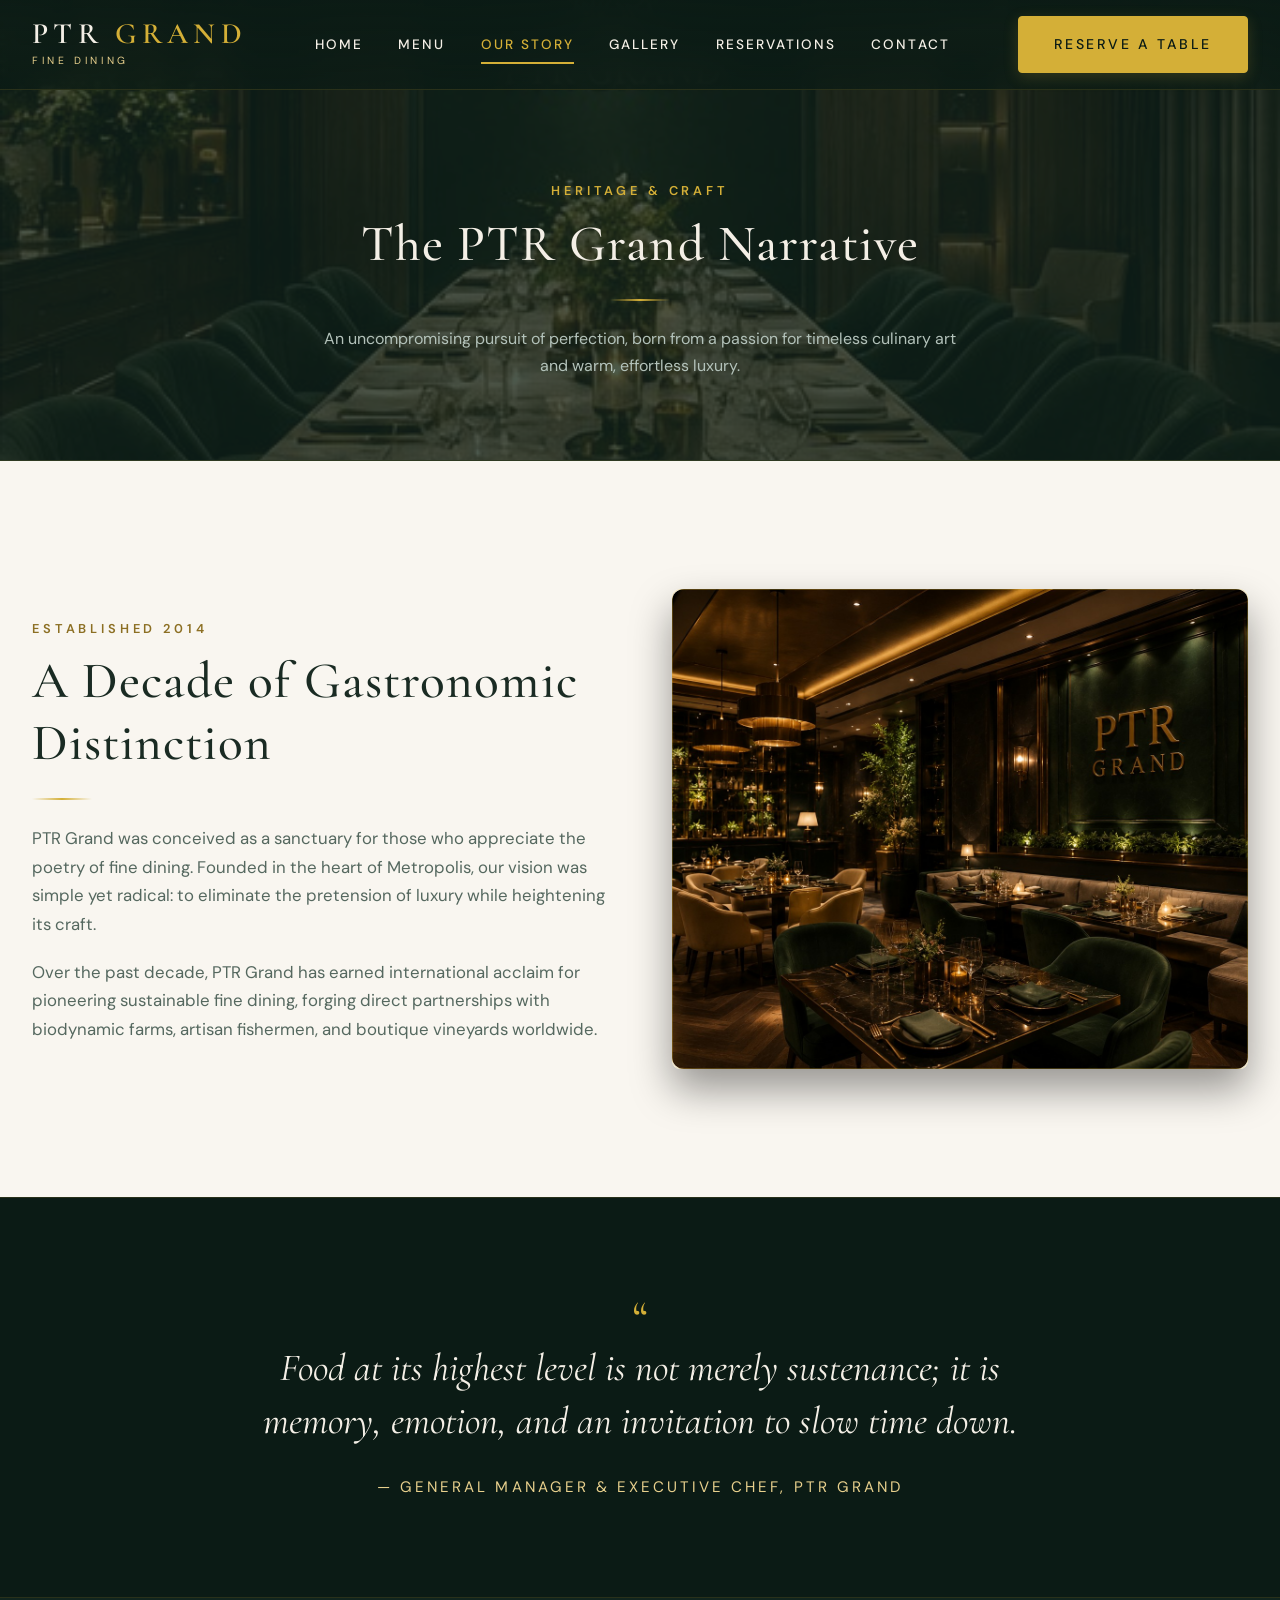
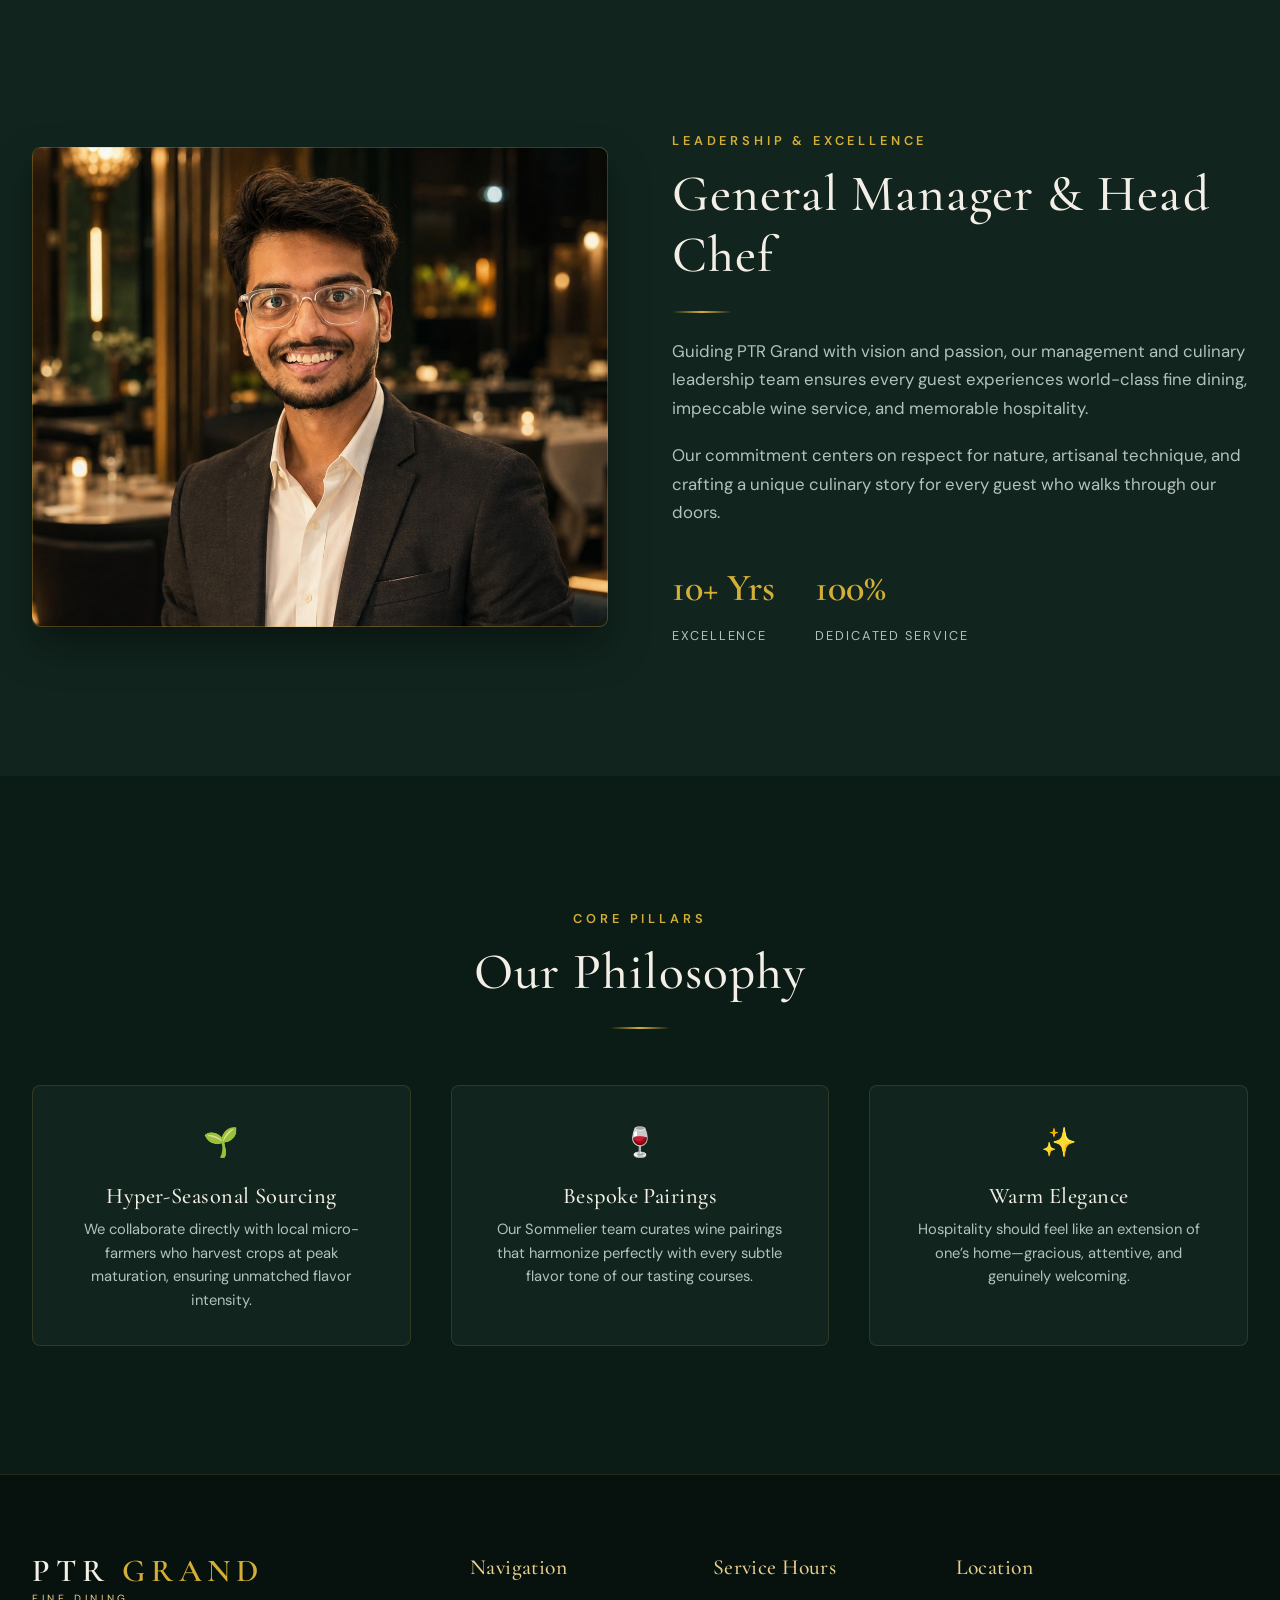
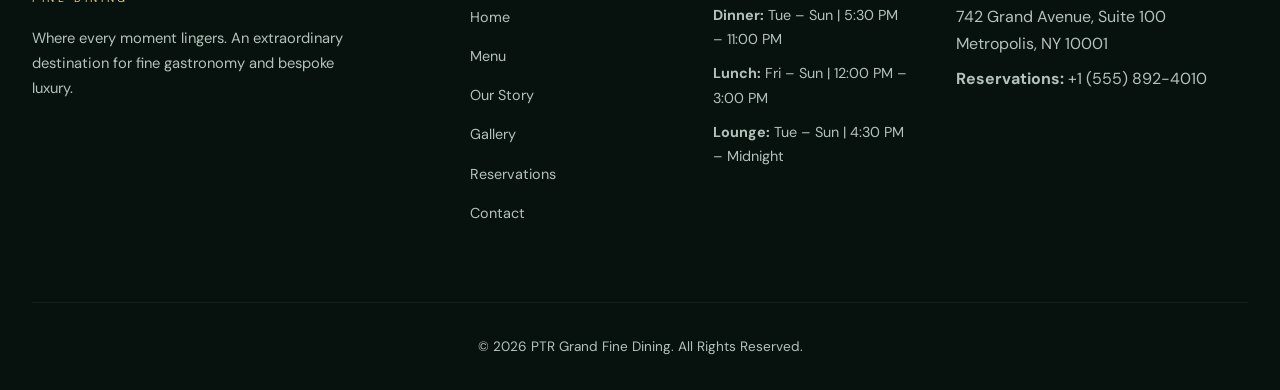
<file: about.html>
<!DOCTYPE html>
<html lang="en">
<head>
  <meta charset="UTF-8">
  <meta name="viewport" content="width=device-width, initial-scale=1.0">
  <title>Our Story & Culinary Philosophy — PTR Grand Fine Dining</title>
  <meta name="description" content="Discover the origins, executive chef leadership, and farm-to-table culinary philosophy behind PTR Grand.">
  
  <!-- Google Fonts -->
  <link rel="preconnect" href="https://fonts.googleapis.com">
  <link rel="preconnect" href="https://fonts.gstatic.com" crossorigin>
  <link href="https://fonts.googleapis.com/css2?family=Cormorant+Garamond:ital,wght@0,400;0,500;0,600;0,700;1,400;1,600&family=DM+Sans:ital,wght@0,400;0,500;0,700;1,400&display=swap" rel="stylesheet">
  
  <!-- Main Stylesheet -->
  <link rel="stylesheet" href="styles.css">
</head>
<body>

  <!-- Site Header & Navigation -->
  <header class="site-header" id="header">
    <div class="container header-inner">
      <a href="index.html" class="brand-logo" aria-label="PTR Grand Home">
        <span class="logo-main">PTR <span>GRAND</span></span>
        <span class="logo-sub">FINE DINING</span>
      </a>

      <nav class="nav-menu" id="nav-menu" aria-label="Main Navigation">
        <a href="index.html" class="nav-link">Home</a>
        <a href="menu.html" class="nav-link">Menu</a>
        <a href="about.html" class="nav-link">Our Story</a>
        <a href="gallery.html" class="nav-link">Gallery</a>
        <a href="reservations.html" class="nav-link">Reservations</a>
        <a href="contact.html" class="nav-link">Contact</a>
      </nav>

      <div class="header-cta">
        <a href="reservations.html" class="btn btn-gold">Reserve a Table</a>
        <button class="mobile-toggle" aria-label="Toggle Navigation Menu" aria-expanded="false" aria-controls="nav-menu">
          <span></span>
          <span></span>
          <span></span>
        </button>
      </div>
    </div>
  </header>

  <main>
    <!-- Visual Hero Section -->
    <section class="page-banner">
      <div class="page-banner-bg">
        <img src="./dining.jpg" alt="PTR Grand Story & Narrative">
      </div>
      <div class="container page-banner-content reveal">
        <span class="section-label">Heritage & Craft</span>
        <h1 class="heading-lg">The PTR Grand Narrative</h1>
        <div class="gold-divider"></div>
        <p style="color: var(--text-muted-light); max-width: 650px; margin: 0 auto;">
          An uncompromising pursuit of perfection, born from a passion for timeless culinary art and warm, effortless luxury.
        </p>
      </div>
    </section>

    <!-- Restaurant History Section -->
    <section class="section section-lg bg-cream">
      <div class="container">
        <div class="grid-split" style="align-items: center;">
          <div class="reveal">
            <span class="section-label">Established 2014</span>
            <h2 class="heading-lg" style="margin-bottom: 1.5rem;">A Decade of Gastronomic Distinction</h2>
            <div class="gold-divider left"></div>
            <p style="margin-bottom: 1.2rem; color: var(--text-muted-dark); font-size: 1.05rem;">
              PTR Grand was conceived as a sanctuary for those who appreciate the poetry of fine dining. Founded in the heart of Metropolis, our vision was simple yet radical: to eliminate the pretension of luxury while heightening its craft.
            </p>
            <p style="color: var(--text-muted-dark); font-size: 1.05rem;">
              Over the past decade, PTR Grand has earned international acclaim for pioneering sustainable fine dining, forging direct partnerships with biodynamic farms, artisan fishermen, and boutique vineyards worldwide.
            </p>
          </div>

          <div class="split-image reveal">
            <img src="./interior3.jpg" alt="Elegant interior of PTR Grand" style="width: 100%; border-radius: 12px; box-shadow: var(--shadow-md); object-fit: cover;">
          </div>
        </div>
      </div>
    </section>

    <!-- Editorial Brand Quote Section -->
    <section class="section bg-dark" style="border-top:1px solid var(--border-gold-subtle); border-bottom:1px solid var(--border-gold-subtle);">
      <div class="container" style="text-align: center; max-width: 900px;">
        <div class="reveal">
          <span style="font-size: 3rem; color: var(--accent-gold); font-family: var(--font-heading); display: block; line-height: 1;">“</span>
          <blockquote style="font-family: var(--font-heading); font-size: clamp(1.8rem, 3vw, 2.6rem); font-style: italic; color: var(--text-light); line-height: 1.4; margin-bottom: 1.5rem;">
            Food at its highest level is not merely sustenance; it is memory, emotion, and an invitation to slow time down.
          </blockquote>
          <cite style="color: var(--accent-gold-light); font-style: normal; font-size: 0.95rem; text-transform: uppercase; letter-spacing: 0.2em;">— General Manager & Executive Chef, PTR Grand</cite>
        </div>
      </div>
    </section>

    <!-- Chef & General Manager Leadership Section -->
    <section class="section section-lg bg-dark-secondary">
      <div class="container">
        <div class="grid-split" style="align-items: center;">
          <!-- 
            PERSONAL PHOTO INSTRUCTION:
            To use your own picture as Manager or Chef:
            1. Copy your photo into this project folder.
            2. Rename your photo to 'manager.jpg' or 'chef.jpg' (or update the src below).
          -->
          <div class="split-image reveal">
            <img 
              src="./chief.jpg" 
              alt="Our chef and restaurant story" 
              id="leadership-photo"
              style="width: 100%; border-radius: 12px; box-shadow: var(--shadow-md); object-fit: cover;"
            >
          </div>

          <div class="reveal">
            <span class="section-label">Leadership & Excellence</span>
            <h2 class="heading-lg" style="margin-bottom: 1.5rem;">General Manager & Head Chef</h2>
            <div class="gold-divider left"></div>
            <p style="margin-bottom: 1.2rem; color: var(--text-muted-light); font-size: 1.05rem;">
              Guiding PTR Grand with vision and passion, our management and culinary leadership team ensures every guest experiences world-class fine dining, impeccable wine service, and memorable hospitality.
            </p>
            <p style="margin-bottom: 1.8rem; color: var(--text-muted-light); font-size: 1.05rem;">
              Our commitment centers on respect for nature, artisanal technique, and crafting a unique culinary story for every guest who walks through our doors.
            </p>
            <div style="display:flex; gap:2.5rem;">
              <div>
                <span style="font-family:var(--font-heading); font-size:2.4rem; color:var(--accent-gold); font-weight:600; display:block;">10+ Yrs</span>
                <span style="font-size:0.8rem; text-transform:uppercase; letter-spacing:0.15em; color:var(--text-muted-light);">Excellence</span>
              </div>
              <div>
                <span style="font-family:var(--font-heading); font-size:2.4rem; color:var(--accent-gold); font-weight:600; display:block;">100%</span>
                <span style="font-size:0.8rem; text-transform:uppercase; letter-spacing:0.15em; color:var(--text-muted-light);">Dedicated Service</span>
              </div>
            </div>
          </div>
        </div>
      </div>
    </section>

    <!-- Philosophy Pillars Section -->
    <section class="section section-lg bg-dark">
      <div class="container">
        <div style="text-align: center; max-width: 700px; margin: 0 auto 3.5rem;" class="reveal">
          <span class="section-label">Core Pillars</span>
          <h2 class="heading-lg">Our Philosophy</h2>
          <div class="gold-divider"></div>
        </div>

        <div style="display: grid; grid-template-columns: repeat(auto-fit, minmax(300px, 1fr)); gap: 2.5rem;">
          <div class="info-card reveal">
            <div class="info-icon">🌱</div>
            <h3 class="info-title">Hyper-Seasonal Sourcing</h3>
            <p class="info-detail">We collaborate directly with local micro-farmers who harvest crops at peak maturation, ensuring unmatched flavor intensity.</p>
          </div>

          <div class="info-card reveal">
            <div class="info-icon">🍷</div>
            <h3 class="info-title">Bespoke Pairings</h3>
            <p class="info-detail">Our Sommelier team curates wine pairings that harmonize perfectly with every subtle flavor tone of our tasting courses.</p>
          </div>

          <div class="info-card reveal">
            <div class="info-icon">✨</div>
            <h3 class="info-title">Warm Elegance</h3>
            <p class="info-detail">Hospitality should feel like an extension of one’s home—gracious, attentive, and genuinely welcoming.</p>
          </div>
        </div>
      </div>
    </section>

  </main>

  <!-- Footer -->
  <footer class="site-footer">
    <div class="container">
      <div class="footer-grid">
        <div class="footer-brand">
          <a href="index.html" class="brand-logo">
            <span class="logo-main">PTR <span>GRAND</span></span>
            <span class="logo-sub">FINE DINING</span>
          </a>
          <p class="footer-desc">Where every moment lingers. An extraordinary destination for fine gastronomy and bespoke luxury.</p>
        </div>

        <div class="footer-links-col">
          <h4 class="footer-heading">Navigation</h4>
          <ul class="footer-links">
            <li><a href="index.html">Home</a></li>
            <li><a href="menu.html">Menu</a></li>
            <li><a href="about.html">Our Story</a></li>
            <li><a href="gallery.html">Gallery</a></li>
            <li><a href="reservations.html">Reservations</a></li>
            <li><a href="contact.html">Contact</a></li>
          </ul>
        </div>

        <div class="footer-hours">
          <h4 class="footer-heading">Service Hours</h4>
          <p><strong>Dinner:</strong> Tue – Sun | 5:30 PM – 11:00 PM</p>
          <p><strong>Lunch:</strong> Fri – Sun | 12:00 PM – 3:00 PM</p>
          <p><strong>Lounge:</strong> Tue – Sun | 4:30 PM – Midnight</p>
        </div>

        <div class="footer-contact">
          <h4 class="footer-heading">Location</h4>
          <p style="color:var(--text-muted-light); margin-bottom:0.5rem;">742 Grand Avenue, Suite 100<br>Metropolis, NY 10001</p>
          <p style="color:var(--text-muted-light);"><strong>Reservations:</strong> +1 (555) 892-4010</p>
        </div>
      </div>

      <div class="footer-bottom">
        <p>&copy; 2026 PTR Grand Fine Dining. All Rights Reserved.</p>
      </div>
    </div>
  </footer>

  <script src="script.js"></script>
</body>
</html>
</file>
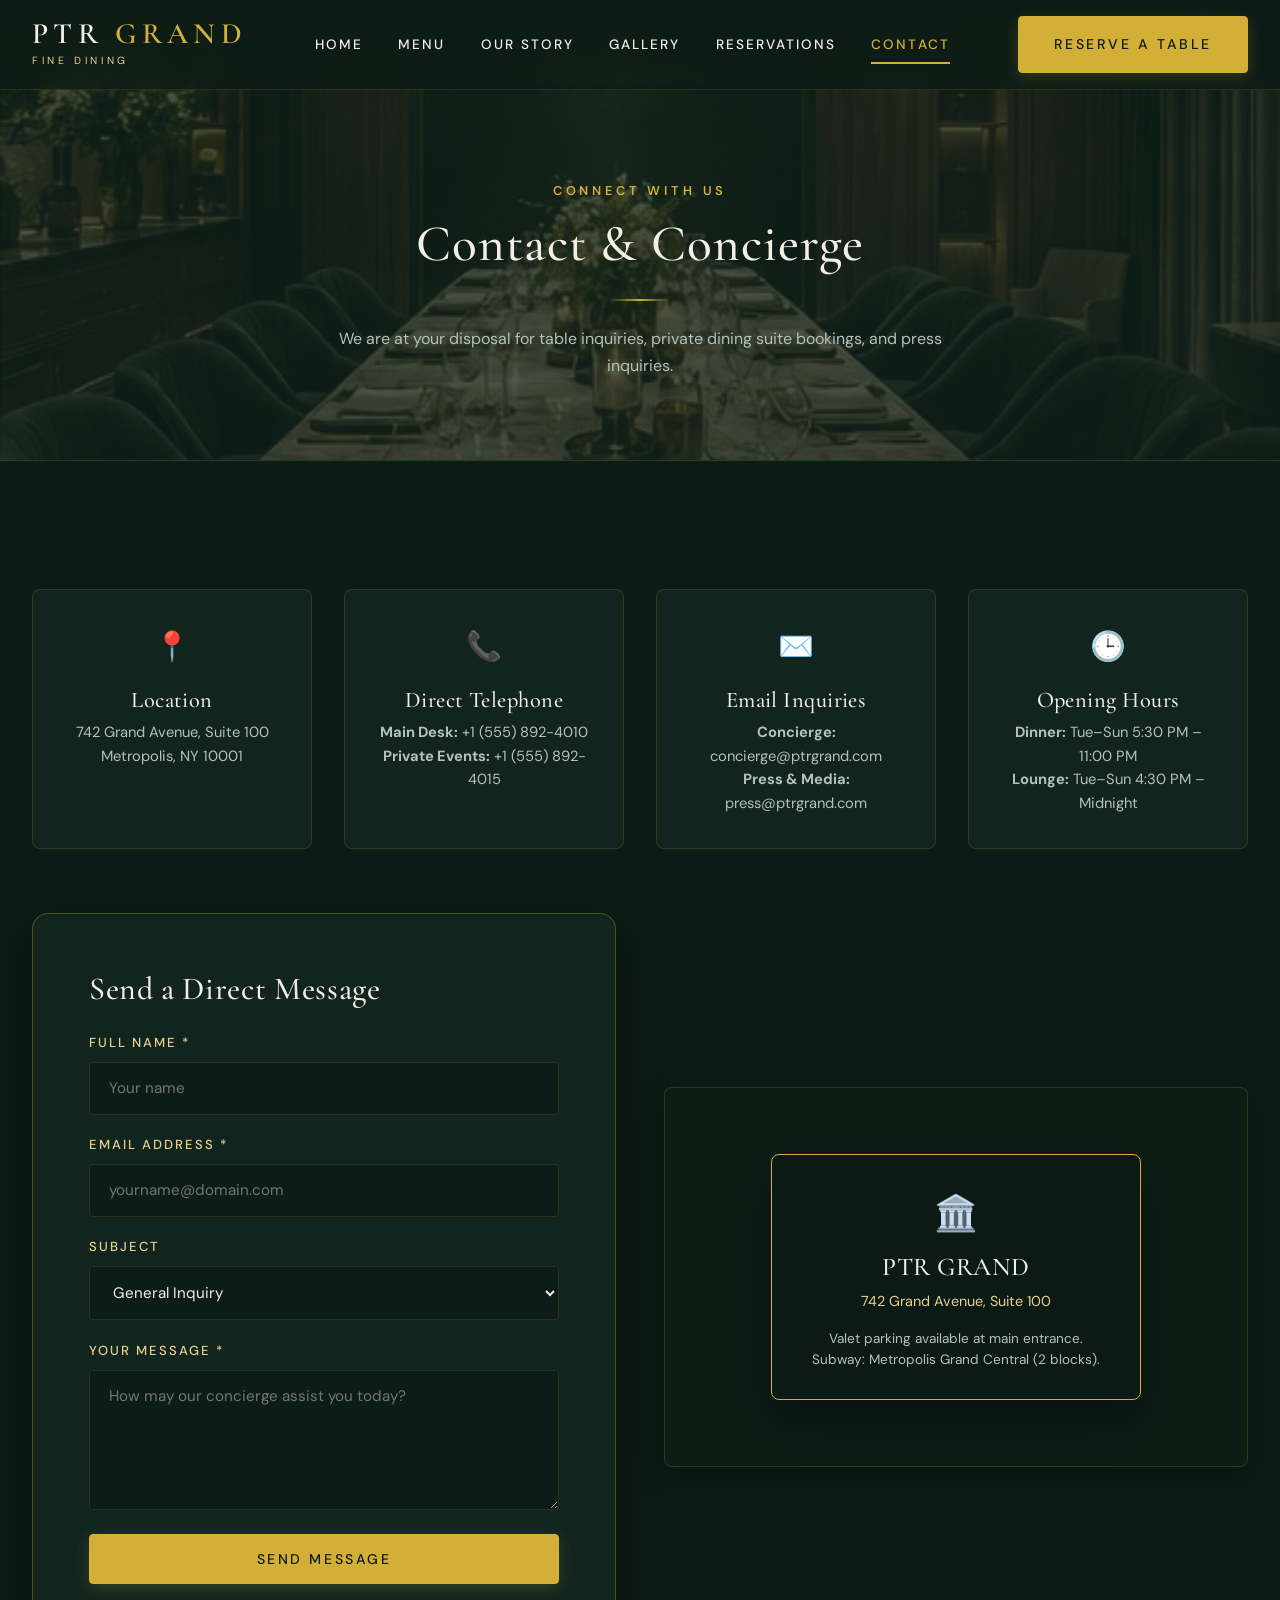
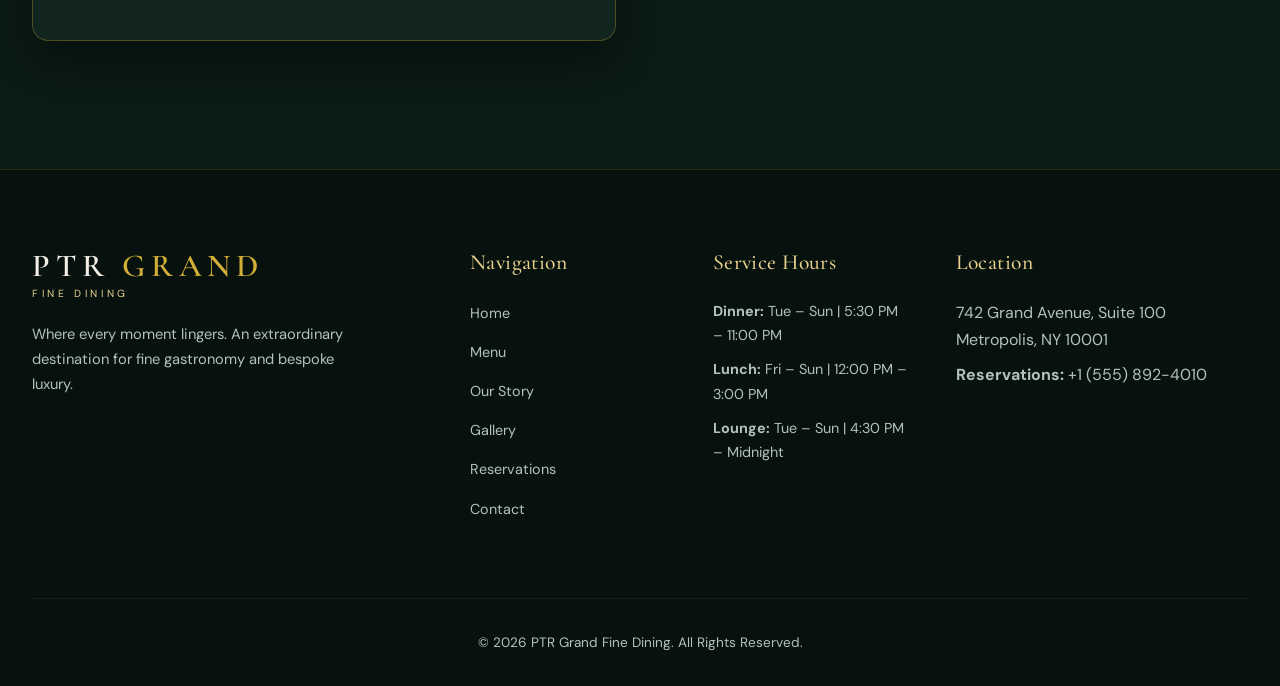
<file: contact.html>
<!DOCTYPE html>
<html lang="en">
<head>
  <meta charset="UTF-8">
  <meta name="viewport" content="width=device-width, initial-scale=1.0">
  <title>Contact & Concierge — PTR Grand Fine Dining</title>
  <meta name="description" content="Contact PTR Grand fine dining restaurant. Get directions, phone numbers, opening hours, or send a message to our hospitality concierge team.">
  
  <!-- Google Fonts -->
  <link rel="preconnect" href="https://fonts.googleapis.com">
  <link rel="preconnect" href="https://fonts.gstatic.com" crossorigin>
  <link href="https://fonts.googleapis.com/css2?family=Cormorant+Garamond:ital,wght@0,400;0,500;0,600;0,700;1,400;1,600&family=DM+Sans:ital,wght@0,400;0,500;0,700;1,400&display=swap" rel="stylesheet">
  
  <!-- Main Stylesheet -->
  <link rel="stylesheet" href="styles.css">
</head>
<body>

  <!-- Site Header & Navigation -->
  <header class="site-header" id="header">
    <div class="container header-inner">
      <a href="index.html" class="brand-logo" aria-label="PTR Grand Home">
        <span class="logo-main">PTR <span>GRAND</span></span>
        <span class="logo-sub">FINE DINING</span>
      </a>

      <nav class="nav-menu" id="nav-menu" aria-label="Main Navigation">
        <a href="index.html" class="nav-link">Home</a>
        <a href="menu.html" class="nav-link">Menu</a>
        <a href="about.html" class="nav-link">Our Story</a>
        <a href="gallery.html" class="nav-link">Gallery</a>
        <a href="reservations.html" class="nav-link">Reservations</a>
        <a href="contact.html" class="nav-link">Contact</a>
      </nav>

      <div class="header-cta">
        <a href="reservations.html" class="btn btn-gold">Reserve a Table</a>
        <button class="mobile-toggle" aria-label="Toggle Navigation Menu" aria-expanded="false" aria-controls="nav-menu">
          <span></span>
          <span></span>
          <span></span>
        </button>
      </div>
    </div>
  </header>

  <main>
    <!-- Page Banner -->
    <section class="page-banner">
      <div class="page-banner-bg">
        <img src="./dining.jpg" alt="PTR Grand Dining & Concierge">
      </div>
      <div class="container page-banner-content reveal">
        <span class="section-label">Connect With Us</span>
        <h1 class="heading-lg">Contact & Concierge</h1>
        <div class="gold-divider"></div>
        <p style="color: var(--text-muted-light); max-width: 620px; margin: 0 auto;">
          We are at your disposal for table inquiries, private dining suite bookings, and press inquiries.
        </p>
      </div>
    </section>

    <!-- Contact Info Cards -->
    <section class="section section-lg bg-dark">
      <div class="container">
        
        <div class="contact-info-grid">
          <!-- Card 1: Location -->
          <div class="info-card reveal">
            <div class="info-icon">📍</div>
            <h3 class="info-title">Location</h3>
            <p class="info-detail">
              742 Grand Avenue, Suite 100<br>
              Metropolis, NY 10001
            </p>
          </div>

          <!-- Card 2: Phone -->
          <div class="info-card reveal">
            <div class="info-icon">📞</div>
            <h3 class="info-title">Direct Telephone</h3>
            <p class="info-detail">
              <strong>Main Desk:</strong> +1 (555) 892-4010<br>
              <strong>Private Events:</strong> +1 (555) 892-4015
            </p>
          </div>

          <!-- Card 3: Email -->
          <div class="info-card reveal">
            <div class="info-icon">✉️</div>
            <h3 class="info-title">Email Inquiries</h3>
            <p class="info-detail">
              <strong>Concierge:</strong> concierge@ptrgrand.com<br>
              <strong>Press & Media:</strong> press@ptrgrand.com
            </p>
          </div>

          <!-- Card 4: Hours -->
          <div class="info-card reveal">
            <div class="info-icon">🕒</div>
            <h3 class="info-title">Opening Hours</h3>
            <p class="info-detail">
              <strong>Dinner:</strong> Tue–Sun 5:30 PM – 11:00 PM<br>
              <strong>Lounge:</strong> Tue–Sun 4:30 PM – Midnight
            </p>
          </div>
        </div>

        <!-- Contact Form & Map Grid -->
        <div class="grid-split" style="gap: 3rem;">
          
          <!-- Contact Form -->
          <div class="form-card reveal" style="margin: 0; max-width: 100%;">
            <h2 class="heading-md" style="color:var(--text-light); margin-bottom:1.5rem;">Send a Direct Message</h2>
            <form id="contact-form" novalidate>
              <div class="form-group" style="margin-bottom: 1.2rem;">
                <label for="contact-name" class="form-label">Full Name *</label>
                <input type="text" id="contact-name" class="form-input" placeholder="Your name" required>
                <span class="error-text">Please enter your name</span>
              </div>

              <div class="form-group" style="margin-bottom: 1.2rem;">
                <label for="contact-email" class="form-label">Email Address *</label>
                <input type="email" id="contact-email" class="form-input" placeholder="yourname@domain.com" required>
                <span class="error-text">Please enter a valid email address</span>
              </div>

              <div class="form-group" style="margin-bottom: 1.2rem;">
                <label for="contact-subject" class="form-label">Subject</label>
                <select id="contact-subject" class="form-select">
                  <option value="General Inquiry">General Inquiry</option>
                  <option value="Private Event">Private Suite / Event Booking</option>
                  <option value="Press & Media">Press & Media</option>
                  <option value="Career Opportunities">Careers & Stagiaire</option>
                </select>
              </div>

              <div class="form-group" style="margin-bottom: 1.5rem;">
                <label for="contact-message" class="form-label">Your Message *</label>
                <textarea id="contact-message" class="form-textarea" placeholder="How may our concierge assist you today?" required></textarea>
                <span class="error-text">Message must be at least 10 characters</span>
              </div>

              <button type="submit" class="btn btn-gold" style="width:100%;">Send Message</button>
            </form>
          </div>

          <!-- Stylized Map Card -->
          <div class="reveal">
            <div class="map-card">
              <div class="map-overlay"></div>
              <div class="map-pin-box">
                <div class="map-pin-icon">🏛️</div>
                <h3 style="font-family:var(--font-heading); color:var(--text-light); font-size:1.6rem; margin-bottom:0.4rem;">PTR GRAND</h3>
                <p style="color:var(--accent-gold-light); font-size:0.9rem; margin-bottom:1rem;">742 Grand Avenue, Suite 100</p>
                <p style="color:var(--text-muted-light); font-size:0.85rem; line-height:1.5;">
                  Valet parking available at main entrance.<br>
                  Subway: Metropolis Grand Central (2 blocks).
                </p>
              </div>
            </div>
          </div>

        </div>

      </div>
    </section>
  </main>

  <!-- Interactive Contact Success Modal -->
  <div class="modal-success" id="contact-success-modal" role="dialog" aria-modal="true" aria-labelledby="contact-success-title">
    <div class="modal-success-box">
      <div class="success-icon">✉️</div>
      <h3 class="heading-md text-gold" id="contact-success-title" style="margin-bottom:0.8rem;">Message Sent!</h3>
      <p style="color:var(--text-light); margin-bottom:1.5rem;">
        Thank you for contacting PTR Grand Concierge. Our team will respond to your inquiry within 24 hours.
      </p>
      <button class="btn btn-gold" id="close-contact-modal">Close Window</button>
    </div>
  </div>

  <!-- Footer -->
  <footer class="site-footer">
    <div class="container">
      <div class="footer-grid">
        <div class="footer-brand">
          <a href="index.html" class="brand-logo">
            <span class="logo-main">PTR <span>GRAND</span></span>
            <span class="logo-sub">FINE DINING</span>
          </a>
          <p class="footer-desc">Where every moment lingers. An extraordinary destination for fine gastronomy and bespoke luxury.</p>
        </div>

        <div class="footer-links-col">
          <h4 class="footer-heading">Navigation</h4>
          <ul class="footer-links">
            <li><a href="index.html">Home</a></li>
            <li><a href="menu.html">Menu</a></li>
            <li><a href="about.html">Our Story</a></li>
            <li><a href="gallery.html">Gallery</a></li>
            <li><a href="reservations.html">Reservations</a></li>
            <li><a href="contact.html">Contact</a></li>
          </ul>
        </div>

        <div class="footer-hours">
          <h4 class="footer-heading">Service Hours</h4>
          <p><strong>Dinner:</strong> Tue – Sun | 5:30 PM – 11:00 PM</p>
          <p><strong>Lunch:</strong> Fri – Sun | 12:00 PM – 3:00 PM</p>
          <p><strong>Lounge:</strong> Tue – Sun | 4:30 PM – Midnight</p>
        </div>

        <div class="footer-contact">
          <h4 class="footer-heading">Location</h4>
          <p style="color:var(--text-muted-light); margin-bottom:0.5rem;">742 Grand Avenue, Suite 100<br>Metropolis, NY 10001</p>
          <p style="color:var(--text-muted-light);"><strong>Reservations:</strong> +1 (555) 892-4010</p>
        </div>
      </div>

      <div class="footer-bottom">
        <p>&copy; 2026 PTR Grand Fine Dining. All Rights Reserved.</p>
      </div>
    </div>
  </footer>

  <script src="script.js"></script>
</body>
</html>
</file>
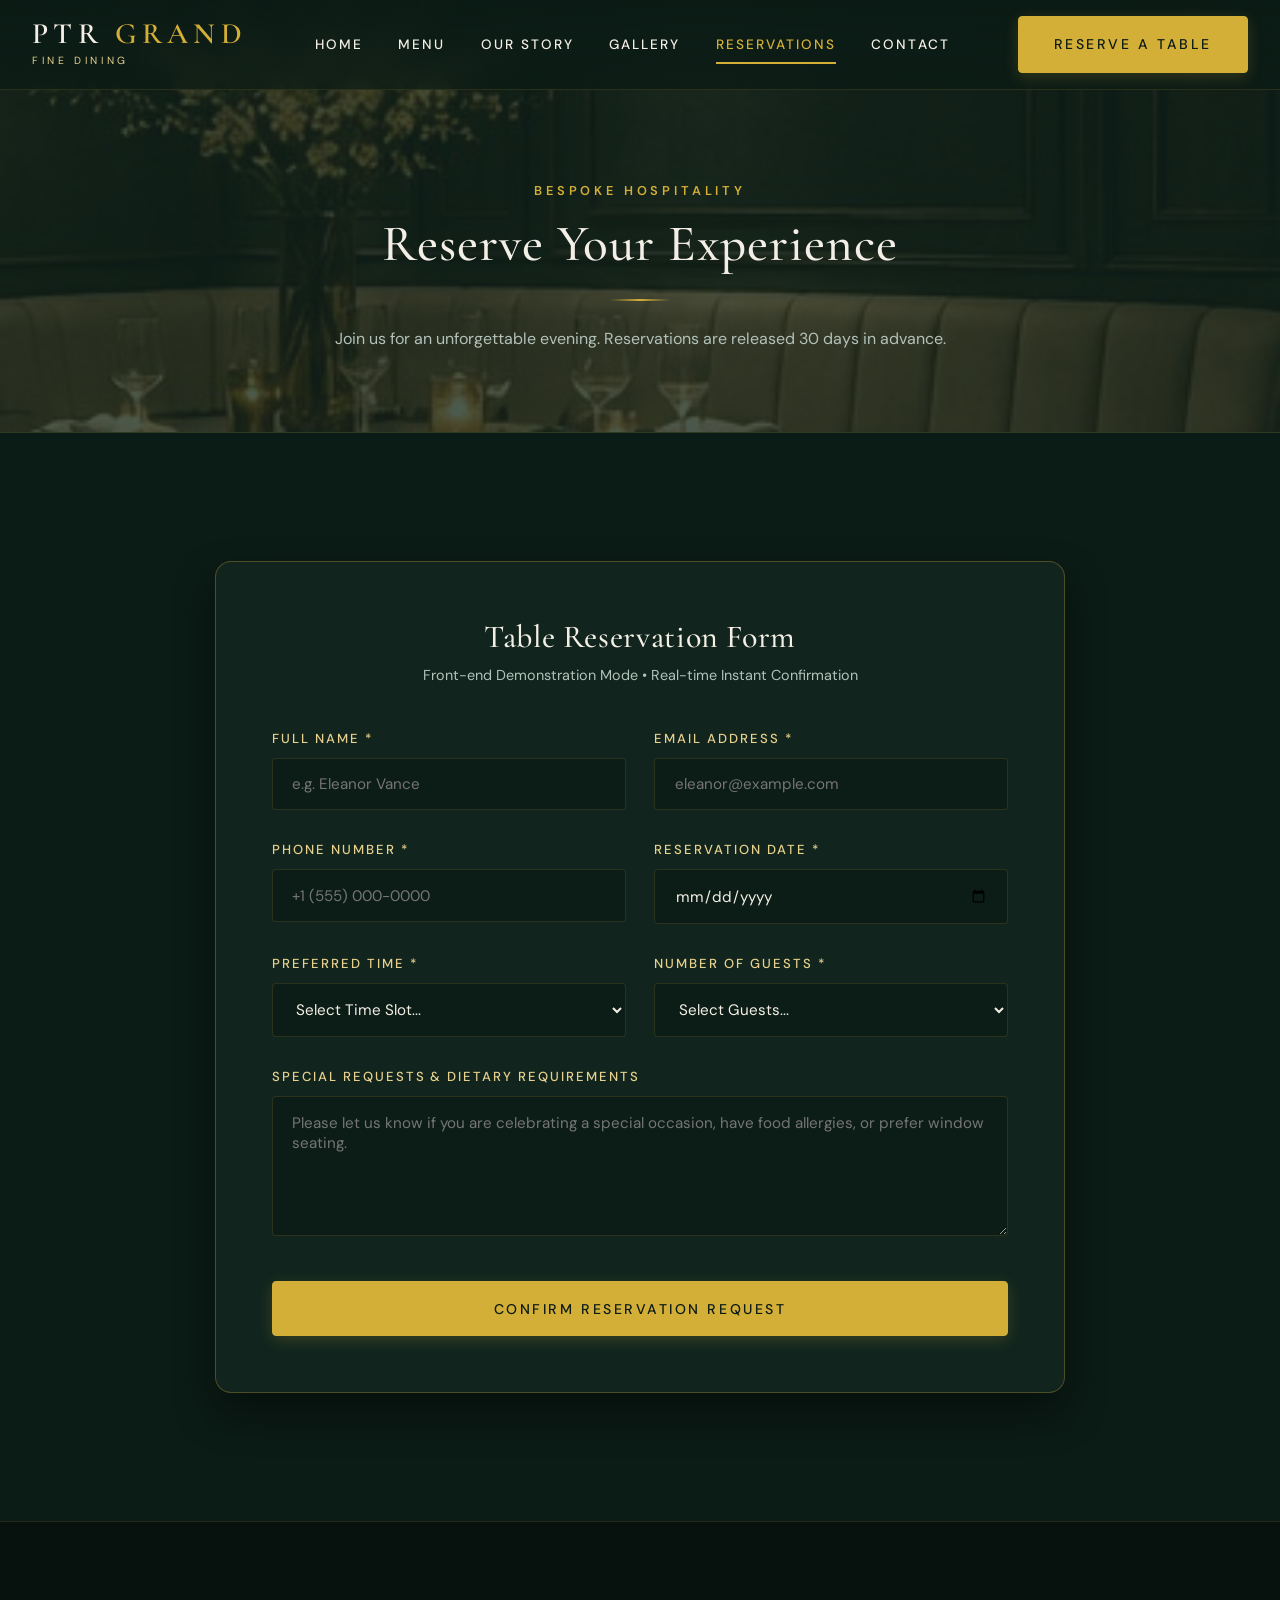
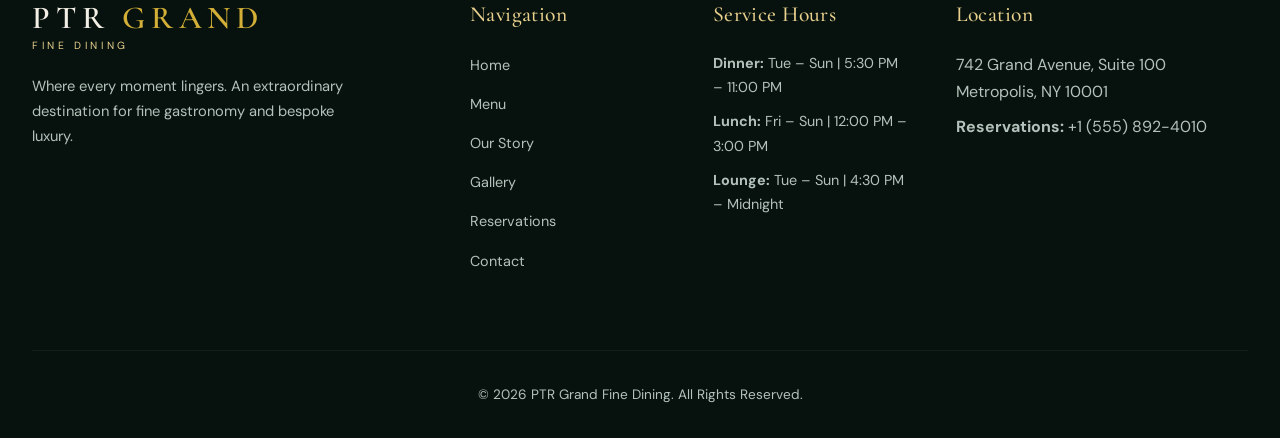
<file: reservations.html>
<!DOCTYPE html>
<html lang="en">
<head>
  <meta charset="UTF-8">
  <meta name="viewport" content="width=device-width, initial-scale=1.0">
  <title>Reserve a Table — PTR Grand Fine Dining</title>
  <meta name="description" content="Book your dining reservation at PTR Grand. Experience world-class gastronomy, bespoke service, and memorable fine dining.">
  
  <!-- Google Fonts -->
  <link rel="preconnect" href="https://fonts.googleapis.com">
  <link rel="preconnect" href="https://fonts.gstatic.com" crossorigin>
  <link href="https://fonts.googleapis.com/css2?family=Cormorant+Garamond:ital,wght@0,400;0,500;0,600;0,700;1,400;1,600&family=DM+Sans:ital,wght@0,400;0,500;0,700;1,400&display=swap" rel="stylesheet">
  
  <!-- Main Stylesheet -->
  <link rel="stylesheet" href="styles.css">
</head>
<body>

  <!-- Site Header & Navigation -->
  <header class="site-header" id="header">
    <div class="container header-inner">
      <a href="index.html" class="brand-logo" aria-label="PTR Grand Home">
        <span class="logo-main">PTR <span>GRAND</span></span>
        <span class="logo-sub">FINE DINING</span>
      </a>

      <nav class="nav-menu" id="nav-menu" aria-label="Main Navigation">
        <a href="index.html" class="nav-link">Home</a>
        <a href="menu.html" class="nav-link">Menu</a>
        <a href="about.html" class="nav-link">Our Story</a>
        <a href="gallery.html" class="nav-link">Gallery</a>
        <a href="reservations.html" class="nav-link">Reservations</a>
        <a href="contact.html" class="nav-link">Contact</a>
      </nav>

      <div class="header-cta">
        <a href="reservations.html" class="btn btn-gold">Reserve a Table</a>
        <button class="mobile-toggle" aria-label="Toggle Navigation Menu" aria-expanded="false" aria-controls="nav-menu">
          <span></span>
          <span></span>
          <span></span>
        </button>
      </div>
    </div>
  </header>

  <main>
    <!-- Page Banner -->
    <section class="page-banner">
      <div class="page-banner-bg">
        <img src="./private_dining.jpg" alt="PTR Grand Private Dining Reservations">
      </div>
      <div class="container page-banner-content reveal">
        <span class="section-label">Bespoke Hospitality</span>
        <h1 class="heading-lg">Reserve Your Experience</h1>
        <div class="gold-divider"></div>
        <p style="color: var(--text-muted-light); max-width: 620px; margin: 0 auto;">
          Join us for an unforgettable evening. Reservations are released 30 days in advance.
        </p>
      </div>
    </section>

    <!-- Reservation Form Section -->
    <section class="section section-lg bg-dark">
      <div class="container">
        
        <div class="form-card reveal">
          <div style="text-align:center; margin-bottom: 2.5rem;">
            <h2 class="heading-md" style="color:var(--text-light); margin-bottom:0.4rem;">Table Reservation Form</h2>
            <p style="color:var(--text-muted-light); font-size:0.9rem;">Front-end Demonstration Mode • Real-time Instant Confirmation</p>
          </div>

          <form id="reservation-form" novalidate>
            <div class="form-grid">
              
              <!-- Guest Name -->
              <div class="form-group">
                <label for="res-name" class="form-label">Full Name *</label>
                <input type="text" id="res-name" class="form-input" placeholder="e.g. Eleanor Vance" required>
                <span class="error-text">Please enter your name</span>
              </div>

              <!-- Email Address -->
              <div class="form-group">
                <label for="res-email" class="form-label">Email Address *</label>
                <input type="email" id="res-email" class="form-input" placeholder="eleanor@example.com" required>
                <span class="error-text">Please enter a valid email address</span>
              </div>

              <!-- Phone Number -->
              <div class="form-group">
                <label for="res-phone" class="form-label">Phone Number *</label>
                <input type="tel" id="res-phone" class="form-input" placeholder="+1 (555) 000-0000" required>
                <span class="error-text">Please enter a valid phone number</span>
              </div>

              <!-- Date -->
              <div class="form-group">
                <label for="res-date" class="form-label">Reservation Date *</label>
                <input type="date" id="res-date" class="form-input" required>
                <span class="error-text">Please select a valid date</span>
              </div>

              <!-- Time Slot -->
              <div class="form-group">
                <label for="res-time" class="form-label">Preferred Time *</label>
                <select id="res-time" class="form-select" required>
                  <option value="">Select Time Slot...</option>
                  <option value="5:30 PM">5:30 PM (Early Dinner)</option>
                  <option value="6:30 PM">6:30 PM</option>
                  <option value="7:30 PM">7:30 PM (Prime Dinner)</option>
                  <option value="8:30 PM">8:30 PM</option>
                  <option value="9:30 PM">9:30 PM (Late Tasting)</option>
                </select>
                <span class="error-text">Please choose a time slot</span>
              </div>

              <!-- Number of Guests -->
              <div class="form-group">
                <label for="res-guests" class="form-label">Number of Guests *</label>
                <select id="res-guests" class="form-select" required>
                  <option value="">Select Guests...</option>
                  <option value="1">1 Guest (Single Tasting)</option>
                  <option value="2">2 Guests (Couple)</option>
                  <option value="3">3 Guests</option>
                  <option value="4">4 Guests (Standard Table)</option>
                  <option value="5-6">5-6 Guests (Booth)</option>
                  <option value="7+">7+ Guests (Private Suite Request)</option>
                </select>
                <span class="error-text">Please select party size</span>
              </div>

              <!-- Special Requests -->
              <div class="form-group full-width">
                <label for="res-requests" class="form-label">Special Requests & Dietary Requirements</label>
                <textarea id="res-requests" class="form-textarea" placeholder="Please let us know if you are celebrating a special occasion, have food allergies, or prefer window seating."></textarea>
              </div>

              <!-- Submit Button -->
              <div class="form-group full-width" style="margin-top: 1rem; text-align: center;">
                <button type="submit" class="btn btn-gold" style="width: 100%; padding: 1.1rem;">Confirm Reservation Request</button>
              </div>

            </div>
          </form>

        </div>

      </div>
    </section>
  </main>

  <!-- Interactive Reservation Success Modal -->
  <div class="modal-success" id="reservation-success-modal" role="dialog" aria-modal="true" aria-labelledby="res-success-title">
    <div class="modal-success-box">
      <div class="success-icon">✓</div>
      <h3 class="heading-md text-gold" id="res-success-title" style="margin-bottom:0.8rem;">Reservation Confirmed!</h3>
      <div id="res-confirm-details" style="color:var(--text-light); text-align:left; background:rgba(0,0,0,0.2); padding:1.2rem; border-radius:var(--radius-md); border:1px solid var(--border-gold-subtle); margin-bottom:1.5rem;">
        <!-- Filled dynamically by script.js -->
      </div>
      <p style="font-size:0.85rem; color:var(--text-muted-light); margin-bottom:1.5rem;">
        * Notice: This is a front-end demonstration web application. No live charge or calendar event was committed.
      </p>
      <button class="btn btn-gold" id="close-reservation-modal">Done & Return</button>
    </div>
  </div>

  <!-- Footer -->
  <footer class="site-footer">
    <div class="container">
      <div class="footer-grid">
        <div class="footer-brand">
          <a href="index.html" class="brand-logo">
            <span class="logo-main">PTR <span>GRAND</span></span>
            <span class="logo-sub">FINE DINING</span>
          </a>
          <p class="footer-desc">Where every moment lingers. An extraordinary destination for fine gastronomy and bespoke luxury.</p>
        </div>

        <div class="footer-links-col">
          <h4 class="footer-heading">Navigation</h4>
          <ul class="footer-links">
            <li><a href="index.html">Home</a></li>
            <li><a href="menu.html">Menu</a></li>
            <li><a href="about.html">Our Story</a></li>
            <li><a href="gallery.html">Gallery</a></li>
            <li><a href="reservations.html">Reservations</a></li>
            <li><a href="contact.html">Contact</a></li>
          </ul>
        </div>

        <div class="footer-hours">
          <h4 class="footer-heading">Service Hours</h4>
          <p><strong>Dinner:</strong> Tue – Sun | 5:30 PM – 11:00 PM</p>
          <p><strong>Lunch:</strong> Fri – Sun | 12:00 PM – 3:00 PM</p>
          <p><strong>Lounge:</strong> Tue – Sun | 4:30 PM – Midnight</p>
        </div>

        <div class="footer-contact">
          <h4 class="footer-heading">Location</h4>
          <p style="color:var(--text-muted-light); margin-bottom:0.5rem;">742 Grand Avenue, Suite 100<br>Metropolis, NY 10001</p>
          <p style="color:var(--text-muted-light);"><strong>Reservations:</strong> +1 (555) 892-4010</p>
        </div>
      </div>

      <div class="footer-bottom">
        <p>&copy; 2026 PTR Grand Fine Dining. All Rights Reserved.</p>
      </div>
    </div>
  </footer>

  <script src="script.js"></script>
</body>
</html>
</file>
<file: styles.css>
/* ==========================================================================
   PTR GRAND — FINE DINING RESTAURANT
   Design System & Master Stylesheet
   Color Palette: Deep Forest Green (#0B1B15), Warm Ivory Cream (#F9F6F0), Burnished Gold (#D4AF37)
   Typography: Cormorant Garamond (Headings) & DM Sans (Body)
   ========================================================================== */

/* --------------------------------------------------------------------------
   1. Design Tokens & CSS Variables
   -------------------------------------------------------------------------- */
:root {
  /* Color Palette */
  --bg-dark: #0B1B15;
  --bg-dark-secondary: #11251E;
  --bg-dark-tertiary: #17332A;
  --bg-cream: #F9F6F0;
  --bg-cream-card: #FFFFFF;
  --bg-cream-accent: #F2ECDF;
  
  --accent-gold: #D4AF37;
  --accent-gold-light: #E8D08D;
  --accent-gold-hover: #C5A059;
  --gold-glow: rgba(212, 175, 55, 0.25);
  --border-gold: rgba(212, 175, 55, 0.3);
  --border-gold-subtle: rgba(212, 175, 55, 0.15);

  --text-light: #F4EFE6;
  --text-muted-light: #B3C2BA;
  --text-dark: #1A2B23;
  --text-muted-dark: #55685F;

  /* Fonts */
  --font-heading: 'Cormorant Garamond', Georgia, 'Times New Roman', serif;
  --font-body: 'DM Sans', -apple-system, BlinkMacSystemFont, 'Segoe UI', Roboto, sans-serif;

  /* Layout & Spacing */
  --container-max: 1280px;
  --header-height: 90px;
  --radius-sm: 4px;
  --radius-md: 8px;
  --radius-lg: 16px;

  /* Transitions & Shadows */
  --transition-fast: 0.2s cubic-bezier(0.16, 1, 0.3, 1);
  --transition-normal: 0.4s cubic-bezier(0.16, 1, 0.3, 1);
  --shadow-subtle: 0 10px 30px rgba(0, 0, 0, 0.2);
  --shadow-elevated: 0 20px 40px rgba(0, 0, 0, 0.4);
  --glass-dark: rgba(11, 27, 21, 0.92);
}

/* --------------------------------------------------------------------------
   2. Reset & General Styles
   -------------------------------------------------------------------------- */
*, *::before, *::after {
  box-sizing: border-box;
  margin: 0;
  padding: 0;
}

html {
  font-size: 16px;
  scroll-behavior: smooth;
  overflow-x: hidden;
}

body {
  font-family: var(--font-body);
  background-color: var(--bg-dark);
  color: var(--text-light);
  line-height: 1.7;
  font-weight: 400;
  -webkit-font-smoothing: antialiased;
  -moz-osx-font-smoothing: grayscale;
  overflow-x: hidden;
  min-height: 100vh;
  display: flex;
  flex-direction: column;
}

img {
  max-width: 100%;
  height: auto;
  display: block;
  object-fit: cover;
}

a {
  color: inherit;
  text-decoration: none;
  transition: color var(--transition-fast);
}

ul, ol {
  list-style: none;
}

button, input, select, textarea {
  font-family: inherit;
  font-size: inherit;
  color: inherit;
  background: none;
  border: none;
  outline: none;
}

button {
  cursor: pointer;
}

/* Accessibility Focus States */
:focus-visible {
  outline: 2px solid var(--accent-gold);
  outline-offset: 4px;
}

/* Container */
.container {
  width: 100%;
  max-width: var(--container-max);
  margin: 0 auto;
  padding: 0 2rem;
}

/* Typography Helpers */
h1, h2, h3, h4, h5, h6 {
  font-family: var(--font-heading);
  font-weight: 500;
  line-height: 1.2;
  letter-spacing: 0.02em;
}

.heading-xl {
  font-size: clamp(2.8rem, 6vw, 5.2rem);
  font-weight: 400;
}

.heading-lg {
  font-size: clamp(2.2rem, 4vw, 3.6rem);
}

.heading-md {
  font-size: clamp(1.6rem, 2.5vw, 2.4rem);
}

.heading-sm {
  font-size: 1.35rem;
}

.tagline {
  font-family: var(--font-heading);
  font-style: italic;
  color: var(--accent-gold-light);
  font-size: clamp(1.2rem, 2vw, 1.6rem);
  letter-spacing: 0.05em;
  margin-bottom: 0.8rem;
  display: block;
}

.section-label {
  font-size: 0.8rem;
  text-transform: uppercase;
  letter-spacing: 0.3em;
  color: var(--accent-gold);
  margin-bottom: 0.75rem;
  display: inline-block;
  font-weight: 600;
}

.text-gold {
  color: var(--accent-gold);
}

.text-cream {
  color: var(--text-light);
}

.text-dark-theme {
  color: var(--text-dark);
}

/* Section Spacing & Themes */
.section {
  padding: 6rem 0;
  position: relative;
}

.section-lg {
  padding: 8rem 0;
}

.bg-dark {
  background-color: var(--bg-dark);
  color: var(--text-light);
}

.bg-dark-secondary {
  background-color: var(--bg-dark-secondary);
  color: var(--text-light);
}

.bg-cream {
  background-color: var(--bg-cream);
  color: var(--text-dark);
}

.bg-cream .section-label {
  color: #8C6F23;
}

.bg-cream h1, .bg-cream h2, .bg-cream h3 {
  color: var(--text-dark);
}

/* Gold Ornamental Divider */
.gold-divider {
  width: 60px;
  height: 2px;
  background: linear-gradient(90deg, transparent, var(--accent-gold), transparent);
  margin: 1.5rem auto;
}

.gold-divider.left {
  margin: 1.5rem 0;
}

/* --------------------------------------------------------------------------
   3. Buttons & Interactive Elements
   -------------------------------------------------------------------------- */
.btn {
  display: inline-flex;
  align-items: center;
  justify-content: center;
  padding: 0.95rem 2.2rem;
  font-size: 0.88rem;
  font-weight: 500;
  text-transform: uppercase;
  letter-spacing: 0.18em;
  border-radius: var(--radius-sm);
  transition: all var(--transition-normal);
  position: relative;
  overflow: hidden;
  white-space: nowrap;
}

.btn-gold {
  background-color: var(--accent-gold);
  color: var(--bg-dark);
  border: 1px solid var(--accent-gold);
  box-shadow: 0 4px 15px rgba(212, 175, 55, 0.2);
}

.btn-gold:hover {
  background-color: var(--accent-gold-hover);
  border-color: var(--accent-gold-hover);
  color: var(--bg-dark);
  transform: translateY(-2px);
  box-shadow: 0 8px 25px rgba(212, 175, 55, 0.35);
}

.btn-outline-gold {
  background: transparent;
  color: var(--accent-gold-light);
  border: 1px solid var(--border-gold);
}

.btn-outline-gold:hover {
  background-color: var(--accent-gold);
  color: var(--bg-dark);
  border-color: var(--accent-gold);
  transform: translateY(-2px);
  box-shadow: 0 6px 20px rgba(212, 175, 55, 0.25);
}

.btn-dark {
  background-color: var(--bg-dark);
  color: var(--accent-gold);
  border: 1px solid var(--accent-gold);
}

.btn-dark:hover {
  background-color: var(--accent-gold);
  color: var(--bg-dark);
  transform: translateY(-2px);
}

/* --------------------------------------------------------------------------
   4. Header & Navigation
   -------------------------------------------------------------------------- */
.site-header {
  position: fixed;
  top: 0;
  left: 0;
  width: 100%;
  height: var(--header-height);
  z-index: 1000;
  transition: all var(--transition-normal);
  background: linear-gradient(180deg, rgba(11, 27, 21, 0.95) 0%, rgba(11, 27, 21, 0.75) 100%);
  backdrop-filter: blur(12px);
  -webkit-backdrop-filter: blur(12px);
  border-bottom: 1px solid var(--border-gold-subtle);
}

.site-header.scrolled {
  height: 75px;
  background: var(--glass-dark);
  box-shadow: var(--shadow-subtle);
  border-bottom-color: var(--border-gold);
}

.header-inner {
  display: flex;
  align-items: center;
  justify-content: space-between;
  height: 100%;
}

.brand-logo {
  display: flex;
  flex-direction: column;
  align-items: flex-start;
  text-decoration: none;
}

.logo-main {
  font-family: var(--font-heading);
  font-size: 1.85rem;
  font-weight: 600;
  letter-spacing: 0.18em;
  color: var(--text-light);
  line-height: 1;
}

.logo-main span {
  color: var(--accent-gold);
}

.logo-sub {
  font-size: 0.65rem;
  text-transform: uppercase;
  letter-spacing: 0.35em;
  color: var(--accent-gold-light);
  margin-top: 3px;
}

/* Nav Menu */
.nav-menu {
  display: flex;
  align-items: center;
  gap: 2.2rem;
}

.nav-link {
  font-size: 0.85rem;
  text-transform: uppercase;
  letter-spacing: 0.15em;
  color: var(--text-light);
  font-weight: 500;
  position: relative;
  padding: 0.5rem 0;
}

.nav-link::after {
  content: '';
  position: absolute;
  bottom: 0;
  left: 0;
  width: 0;
  height: 2px;
  background-color: var(--accent-gold);
  transition: width var(--transition-normal);
}

.nav-link:hover {
  color: var(--accent-gold-light);
}

.nav-link:hover::after,
.nav-link.active::after {
  width: 100%;
}

.nav-link.active {
  color: var(--accent-gold);
}

.header-cta {
  display: flex;
  align-items: center;
  gap: 1.5rem;
}

/* Mobile Hamburger Toggle */
.mobile-toggle {
  display: none;
  flex-direction: column;
  justify-content: space-between;
  width: 30px;
  height: 20px;
  background: transparent;
  border: none;
  cursor: pointer;
  z-index: 1010;
}

.mobile-toggle span {
  width: 100%;
  height: 2px;
  background-color: var(--accent-gold);
  border-radius: 2px;
  transition: all var(--transition-normal);
}

.mobile-toggle.active span:nth-child(1) {
  transform: translateY(9px) rotate(45deg);
}

.mobile-toggle.active span:nth-child(2) {
  opacity: 0;
}

.mobile-toggle.active span:nth-child(3) {
  transform: translateY(-9px) rotate(-45deg);
}

/* --------------------------------------------------------------------------
   5. Home Page Full-Width Hero (Full Viewport Height & Width, No Text)
   -------------------------------------------------------------------------- */
.home-hero {
  width: 100%;
  height: 100vh;
  min-height: 600px;
  margin: 0;
  padding: 0;
  overflow: hidden;
  position: relative;
  background-color: var(--bg-dark);
}

.home-hero img {
  width: 100%;
  height: 100%;
  display: block;
  object-fit: cover;
  object-position: center center;
}

@media (max-width: 768px) {
  .home-hero {
    width: 100%;
    height: 100svh;
    min-height: 500px;
  }

  .home-hero img {
    width: 100%;
    height: 100%;
    object-fit: cover;
    object-position: center center;
  }
}

.hero-description {
  font-size: clamp(1.05rem, 1.8vw, 1.25rem);
  color: var(--text-muted-light);
  margin-bottom: 2.5rem;
  max-width: 680px;
  margin-left: auto;
  margin-right: auto;
}

.hero-actions {
  display: flex;
  align-items: center;
  justify-content: center;
  gap: 1.5rem;
  flex-wrap: wrap;
}

/* Inner Page Banner Hero */
.page-banner {
  position: relative;
  padding: 11rem 0 5rem;
  background-color: var(--bg-dark-secondary);
  text-align: center;
  border-bottom: 1px solid var(--border-gold-subtle);
  overflow: hidden;
}

.page-banner-bg {
  position: absolute;
  top: 0;
  left: 0;
  width: 100%;
  height: 100%;
  opacity: 0.25;
  z-index: 1;
}

.page-banner-bg img {
  width: 100%;
  height: 100%;
  object-fit: cover;
}

.page-banner-content {
  position: relative;
  z-index: 2;
}

/* --------------------------------------------------------------------------
   6. Component: Cards & Grids
   -------------------------------------------------------------------------- */
/* Split Content Grid */
.grid-split {
  display: grid;
  grid-template-columns: 1fr 1fr;
  gap: 4rem;
  align-items: center;
}

.split-image {
  position: relative;
  border-radius: var(--radius-md);
  overflow: hidden;
  box-shadow: var(--shadow-elevated);
}

.split-image::after {
  content: '';
  position: absolute;
  inset: 0;
  border: 1px solid var(--border-gold);
  border-radius: var(--radius-md);
  pointer-events: none;
}

.split-image img {
  width: 100%;
  height: 480px;
  object-fit: cover;
  transition: transform var(--transition-normal);
}

.split-image:hover img {
  transform: scale(1.03);
}

/* Featured Dishes Grid */
.dishes-grid {
  display: grid;
  grid-template-columns: repeat(auto-fit, minmax(320px, 1fr));
  gap: 2.5rem;
  margin-top: 3.5rem;
}

.dish-card {
  background-color: var(--bg-dark-secondary);
  border: 1px solid var(--border-gold-subtle);
  border-radius: var(--radius-md);
  overflow: hidden;
  transition: all var(--transition-normal);
  display: flex;
  flex-direction: column;
}

.dish-card:hover {
  transform: translateY(-8px);
  border-color: var(--accent-gold);
  box-shadow: 0 15px 35px rgba(0, 0, 0, 0.4), 0 0 15px var(--gold-glow);
}

.dish-img-wrap {
  position: relative;
  height: 240px;
  overflow: hidden;
}

.dish-img-wrap img {
  width: 100%;
  height: 100%;
  object-fit: cover;
  transition: transform var(--transition-normal);
}

.dish-card:hover .dish-img-wrap img {
  transform: scale(1.08);
}

.dish-category-tag {
  position: absolute;
  top: 1rem;
  right: 1rem;
  background-color: var(--glass-dark);
  border: 1px solid var(--border-gold);
  color: var(--accent-gold-light);
  font-size: 0.72rem;
  text-transform: uppercase;
  letter-spacing: 0.15em;
  padding: 0.35rem 0.8rem;
  border-radius: var(--radius-sm);
}

.dish-info {
  padding: 1.8rem;
  display: flex;
  flex-direction: column;
  flex-grow: 1;
}

.dish-header {
  display: flex;
  justify-content: space-between;
  align-items: baseline;
  margin-bottom: 0.8rem;
  border-bottom: 1px dashed var(--border-gold-subtle);
  padding-bottom: 0.8rem;
}

.dish-title {
  font-family: var(--font-heading);
  font-size: 1.45rem;
  color: var(--text-light);
}

.dish-price {
  font-family: var(--font-heading);
  font-size: 1.4rem;
  color: var(--accent-gold);
  font-weight: 600;
}

.dish-desc {
  color: var(--text-muted-light);
  font-size: 0.95rem;
  line-height: 1.6;
  margin-bottom: 1.2rem;
}

.dish-dietary {
  display: flex;
  gap: 0.5rem;
  margin-top: auto;
}

.badge-diet {
  font-size: 0.7rem;
  padding: 0.2rem 0.6rem;
  border-radius: var(--radius-sm);
  background-color: rgba(212, 175, 55, 0.1);
  color: var(--accent-gold-light);
  border: 1px solid var(--border-gold-subtle);
}

/* Cream Theme Dish Card Overrides */
.bg-cream .dish-card {
  background-color: var(--bg-cream-card);
  border-color: rgba(0,0,0,0.08);
  box-shadow: 0 5px 20px rgba(0,0,0,0.05);
}

.bg-cream .dish-card:hover {
  border-color: var(--accent-gold);
  box-shadow: 0 15px 30px rgba(0,0,0,0.12);
}

.bg-cream .dish-title {
  color: var(--text-dark);
}

.bg-cream .dish-desc {
  color: var(--text-muted-dark);
}

/* Atmosphere Grid */
.atmosphere-grid {
  display: grid;
  grid-template-columns: repeat(3, 1fr);
  gap: 2rem;
  margin-top: 3.5rem;
}

.atmos-card {
  position: relative;
  height: 380px;
  border-radius: var(--radius-md);
  overflow: hidden;
  box-shadow: var(--shadow-subtle);
}

.atmos-card img {
  width: 100%;
  height: 100%;
  object-fit: cover;
  transition: transform 0.6s ease;
}

.atmos-card:hover img {
  transform: scale(1.06);
}

.atmos-content {
  position: absolute;
  bottom: 0;
  left: 0;
  width: 100%;
  padding: 2rem;
  background: linear-gradient(180deg, transparent 0%, rgba(11, 27, 21, 0.9) 100%);
  z-index: 2;
  transition: transform var(--transition-normal);
}

.atmos-title {
  color: var(--text-light);
  font-size: 1.5rem;
  margin-bottom: 0.4rem;
}

.atmos-desc {
  color: var(--text-muted-light);
  font-size: 0.9rem;
}

/* --------------------------------------------------------------------------
   7. Menu Page Specifics
   -------------------------------------------------------------------------- */
.filter-container {
  display: flex;
  justify-content: center;
  gap: 1rem;
  margin-bottom: 3.5rem;
  flex-wrap: wrap;
}

.filter-btn {
  padding: 0.75rem 1.8rem;
  font-size: 0.82rem;
  text-transform: uppercase;
  letter-spacing: 0.15em;
  border: 1px solid var(--border-gold);
  border-radius: var(--radius-sm);
  color: var(--text-light);
  background-color: var(--bg-dark-secondary);
  transition: all var(--transition-fast);
}

.filter-btn:hover,
.filter-btn.active {
  background-color: var(--accent-gold);
  color: var(--bg-dark);
  border-color: var(--accent-gold);
  box-shadow: 0 4px 15px var(--gold-glow);
}

.menu-notice {
  margin-top: 4rem;
  padding: 2rem;
  background-color: var(--bg-dark-secondary);
  border: 1px solid var(--border-gold-subtle);
  border-radius: var(--radius-md);
  text-align: center;
  max-width: 800px;
  margin-left: auto;
  margin-right: auto;
}

.menu-notice p {
  color: var(--text-muted-light);
  font-size: 0.92rem;
}

/* --------------------------------------------------------------------------
   8. Gallery Page & Modal Lightbox
   -------------------------------------------------------------------------- */
.gallery-grid {
  display: grid;
  grid-template-columns: repeat(auto-fill, minmax(320px, 1fr));
  gap: 1.8rem;
}

.gallery-item {
  position: relative;
  height: 320px;
  border-radius: var(--radius-md);
  overflow: hidden;
  cursor: pointer;
  box-shadow: var(--shadow-subtle);
}

.gallery-item img {
  width: 100%;
  height: 100%;
  object-fit: cover;
  transition: transform 0.5s ease;
}

.gallery-item:hover img {
  transform: scale(1.08);
}

.gallery-overlay {
  position: absolute;
  inset: 0;
  background: rgba(11, 27, 21, 0.75);
  display: flex;
  flex-direction: column;
  align-items: center;
  justify-content: center;
  opacity: 0;
  transition: opacity var(--transition-normal);
  padding: 1.5rem;
  text-align: center;
}

.gallery-item:hover .gallery-overlay {
  opacity: 1;
}

.gallery-overlay-icon {
  width: 44px;
  height: 44px;
  border-radius: 50%;
  background-color: var(--accent-gold);
  color: var(--bg-dark);
  display: flex;
  align-items: center;
  justify-content: center;
  font-size: 1.2rem;
  margin-bottom: 0.8rem;
  transform: translateY(10px);
  transition: transform var(--transition-normal);
}

.gallery-item:hover .gallery-overlay-icon {
  transform: translateY(0);
}

.gallery-caption {
  font-family: var(--font-heading);
  color: var(--text-light);
  font-size: 1.3rem;
}

/* Lightbox Modal */
.lightbox-modal {
  position: fixed;
  inset: 0;
  background-color: rgba(5, 12, 9, 0.95);
  z-index: 2000;
  display: flex;
  align-items: center;
  justify-content: center;
  opacity: 0;
  pointer-events: none;
  transition: opacity var(--transition-normal);
  padding: 2rem;
}

.lightbox-modal.active {
  opacity: 1;
  pointer-events: auto;
}

.lightbox-content {
  position: relative;
  max-width: 1000px;
  width: 100%;
  max-height: 85vh;
  display: flex;
  flex-direction: column;
  align-items: center;
}

.lightbox-content img {
  max-height: 75vh;
  max-width: 100%;
  object-fit: contain;
  border-radius: var(--radius-sm);
  border: 1px solid var(--border-gold);
  box-shadow: var(--shadow-elevated);
}

.lightbox-caption {
  margin-top: 1rem;
  font-family: var(--font-heading);
  font-size: 1.4rem;
  color: var(--accent-gold-light);
  text-align: center;
}

.lightbox-close {
  position: absolute;
  top: -40px;
  right: 0;
  color: var(--text-light);
  font-size: 2rem;
  cursor: pointer;
  transition: color var(--transition-fast);
}

.lightbox-close:hover {
  color: var(--accent-gold);
}

/* --------------------------------------------------------------------------
   9. Forms: Reservations & Contact
   -------------------------------------------------------------------------- */
.form-card {
  background-color: var(--bg-dark-secondary);
  border: 1px solid var(--border-gold);
  border-radius: var(--radius-lg);
  padding: 3.5rem;
  box-shadow: var(--shadow-elevated);
  max-width: 850px;
  margin: 0 auto;
}

.form-grid {
  display: grid;
  grid-template-columns: 1fr 1fr;
  gap: 1.8rem;
}

.form-group {
  display: flex;
  flex-direction: column;
  gap: 0.5rem;
}

.form-group.full-width {
  grid-column: span 2;
}

.form-label {
  font-size: 0.82rem;
  text-transform: uppercase;
  letter-spacing: 0.15em;
  color: var(--accent-gold-light);
  font-weight: 500;
}

.form-input,
.form-select,
.form-textarea {
  width: 100%;
  padding: 0.95rem 1.2rem;
  background-color: rgba(11, 27, 21, 0.7);
  border: 1px solid var(--border-gold-subtle);
  border-radius: var(--radius-sm);
  color: var(--text-light);
  font-size: 0.95rem;
  transition: all var(--transition-fast);
}

.form-input:focus,
.form-select:focus,
.form-textarea:focus {
  border-color: var(--accent-gold);
  background-color: var(--bg-dark);
  box-shadow: 0 0 10px var(--gold-glow);
}

.form-select option {
  background-color: var(--bg-dark-secondary);
  color: var(--text-light);
}

.form-textarea {
  resize: vertical;
  min-height: 140px;
}

.error-text {
  color: #E57373;
  font-size: 0.78rem;
  display: none;
  margin-top: 0.2rem;
}

.form-group.error .form-input,
.form-group.error .form-select,
.form-group.error .form-textarea {
  border-color: #E57373;
}

.form-group.error .error-text {
  display: block;
}

/* Success Modal & Banner */
.modal-success {
  position: fixed;
  inset: 0;
  background: rgba(5, 12, 9, 0.9);
  z-index: 2500;
  display: flex;
  align-items: center;
  justify-content: center;
  opacity: 0;
  pointer-events: none;
  transition: opacity var(--transition-normal);
  padding: 1.5rem;
}

.modal-success.active {
  opacity: 1;
  pointer-events: auto;
}

.modal-success-box {
  background-color: var(--bg-dark-secondary);
  border: 1px solid var(--accent-gold);
  border-radius: var(--radius-lg);
  padding: 3rem 2.5rem;
  text-align: center;
  max-width: 540px;
  width: 100%;
  box-shadow: var(--shadow-elevated);
}

.success-icon {
  width: 70px;
  height: 70px;
  border-radius: 50%;
  background: rgba(212, 175, 55, 0.15);
  border: 2px solid var(--accent-gold);
  color: var(--accent-gold);
  display: flex;
  align-items: center;
  justify-content: center;
  font-size: 2rem;
  margin: 0 auto 1.5rem;
}

/* --------------------------------------------------------------------------
   10. Contact Info & Map Card
   -------------------------------------------------------------------------- */
.contact-info-grid {
  display: grid;
  grid-template-columns: repeat(auto-fit, minmax(240px, 1fr));
  gap: 2rem;
  margin-bottom: 4rem;
}

.info-card {
  background-color: var(--bg-dark-secondary);
  border: 1px solid var(--border-gold-subtle);
  border-radius: var(--radius-md);
  padding: 2rem;
  text-align: center;
  transition: border-color var(--transition-normal);
}

.info-card:hover {
  border-color: var(--accent-gold);
}

.info-icon {
  font-size: 1.8rem;
  color: var(--accent-gold);
  margin-bottom: 1rem;
}

.info-title {
  font-family: var(--font-heading);
  font-size: 1.4rem;
  margin-bottom: 0.5rem;
  color: var(--text-light);
}

.info-detail {
  color: var(--text-muted-light);
  font-size: 0.92rem;
  line-height: 1.6;
}

/* Map Mock Card */
.map-card {
  position: relative;
  height: 380px;
  border-radius: var(--radius-md);
  overflow: hidden;
  border: 1px solid var(--border-gold-subtle);
  box-shadow: var(--shadow-subtle);
  background: #11231B url('https://images.unsplash.com/photo-1526778548025-fa2f459cd5c1?auto=format&fit=crop&w=1200&q=80') center/cover no-repeat;
  display: flex;
  align-items: center;
  justify-content: center;
}

.map-overlay {
  position: absolute;
  inset: 0;
  background: rgba(11, 27, 21, 0.75);
}

.map-pin-box {
  position: relative;
  z-index: 2;
  text-align: center;
  background: var(--glass-dark);
  border: 1px solid var(--accent-gold);
  padding: 1.8rem 2.5rem;
  border-radius: var(--radius-md);
  box-shadow: var(--shadow-elevated);
}

.map-pin-icon {
  font-size: 2.2rem;
  color: var(--accent-gold);
  margin-bottom: 0.5rem;
}

/* --------------------------------------------------------------------------
   11. Footer
   -------------------------------------------------------------------------- */
.site-footer {
  background-color: #07120E;
  border-top: 1px solid var(--border-gold-subtle);
  padding: 5rem 0 2rem;
  margin-top: auto;
}

.footer-grid {
  display: grid;
  grid-template-columns: 2fr 1fr 1fr 1.5fr;
  gap: 3rem;
  margin-bottom: 4rem;
}

.footer-brand .logo-main {
  font-size: 2rem;
}

.footer-desc {
  color: var(--text-muted-light);
  margin-top: 1.2rem;
  font-size: 0.92rem;
  max-width: 320px;
}

.footer-heading {
  font-family: var(--font-heading);
  font-size: 1.35rem;
  color: var(--accent-gold-light);
  margin-bottom: 1.4rem;
}

.footer-links li {
  margin-bottom: 0.75rem;
}

.footer-links a {
  color: var(--text-muted-light);
  font-size: 0.9rem;
}

.footer-links a:hover {
  color: var(--accent-gold);
  padding-left: 4px;
}

.footer-hours p {
  color: var(--text-muted-light);
  font-size: 0.9rem;
  margin-bottom: 0.6rem;
}

.social-links {
  display: flex;
  gap: 1rem;
  margin-top: 1.2rem;
}

.social-icon {
  width: 38px;
  height: 38px;
  border-radius: 50%;
  border: 1px solid var(--border-gold-subtle);
  display: flex;
  align-items: center;
  justify-content: center;
  color: var(--text-light);
  transition: all var(--transition-fast);
}

.social-icon:hover {
  background-color: var(--accent-gold);
  border-color: var(--accent-gold);
  color: var(--bg-dark);
  transform: translateY(-3px);
}

.footer-bottom {
  border-top: 1px solid rgba(255, 255, 255, 0.05);
  padding-top: 2rem;
  text-align: center;
  color: var(--text-muted-light);
  font-size: 0.85rem;
}

/* --------------------------------------------------------------------------
   12. Animations & Scroll Reveal
   -------------------------------------------------------------------------- */
.reveal {
  opacity: 0;
  transform: translateY(30px);
  transition: opacity 0.8s ease, transform 0.8s ease;
}

.reveal.active {
  opacity: 1;
  transform: translateY(0);
}

/* --------------------------------------------------------------------------
   13. Responsive Media Queries
   -------------------------------------------------------------------------- */
@media (max-width: 1024px) {
  .grid-split {
    grid-template-columns: 1fr;
    gap: 3rem;
  }

  .atmosphere-grid {
    grid-template-columns: 1fr 1fr;
  }

  .footer-grid {
    grid-template-columns: 1fr 1fr;
  }
}

@media (max-width: 768px) {
  .mobile-toggle {
    display: flex;
  }

  .nav-menu {
    position: fixed;
    top: 0;
    right: -100%;
    width: 80%;
    max-width: 380px;
    height: 100vh;
    background-color: var(--bg-dark-secondary);
    border-left: 1px solid var(--border-gold);
    flex-direction: column;
    justify-content: center;
    gap: 2rem;
    padding: 3rem;
    transition: right var(--transition-normal);
    box-shadow: var(--shadow-elevated);
    z-index: 1005;
  }

  .nav-menu.active {
    right: 0;
  }

  .header-cta .btn {
    display: none;
  }

  .header-cta .mobile-btn-wrap {
    display: block;
  }

  .atmosphere-grid {
    grid-template-columns: 1fr;
  }

  .form-grid {
    grid-template-columns: 1fr;
  }

  .form-group.full-width {
    grid-column: span 1;
  }

  .form-card {
    padding: 2rem 1.5rem;
  }

  .footer-grid {
    grid-template-columns: 1fr;
    gap: 2.5rem;
  }

  .dishes-grid, .gallery-grid {
    grid-template-columns: 1fr;
  }
}
</file>
